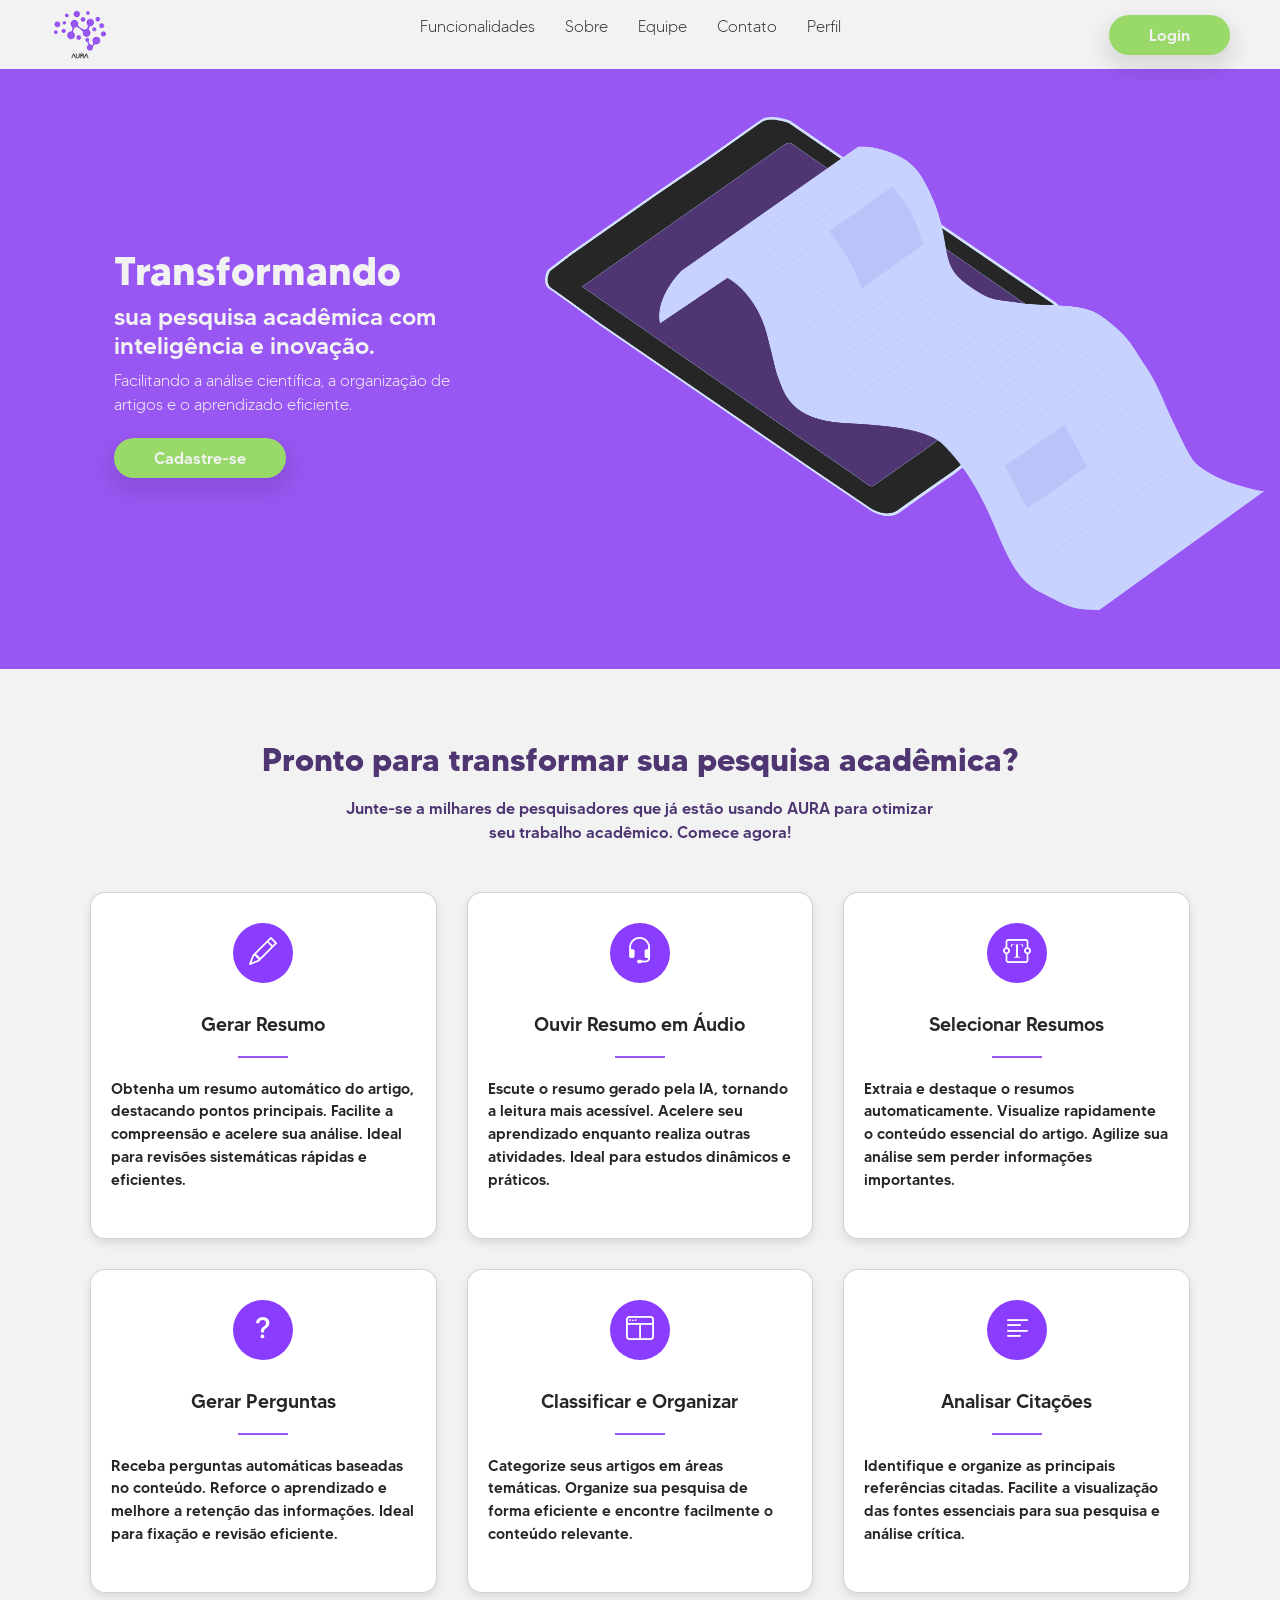
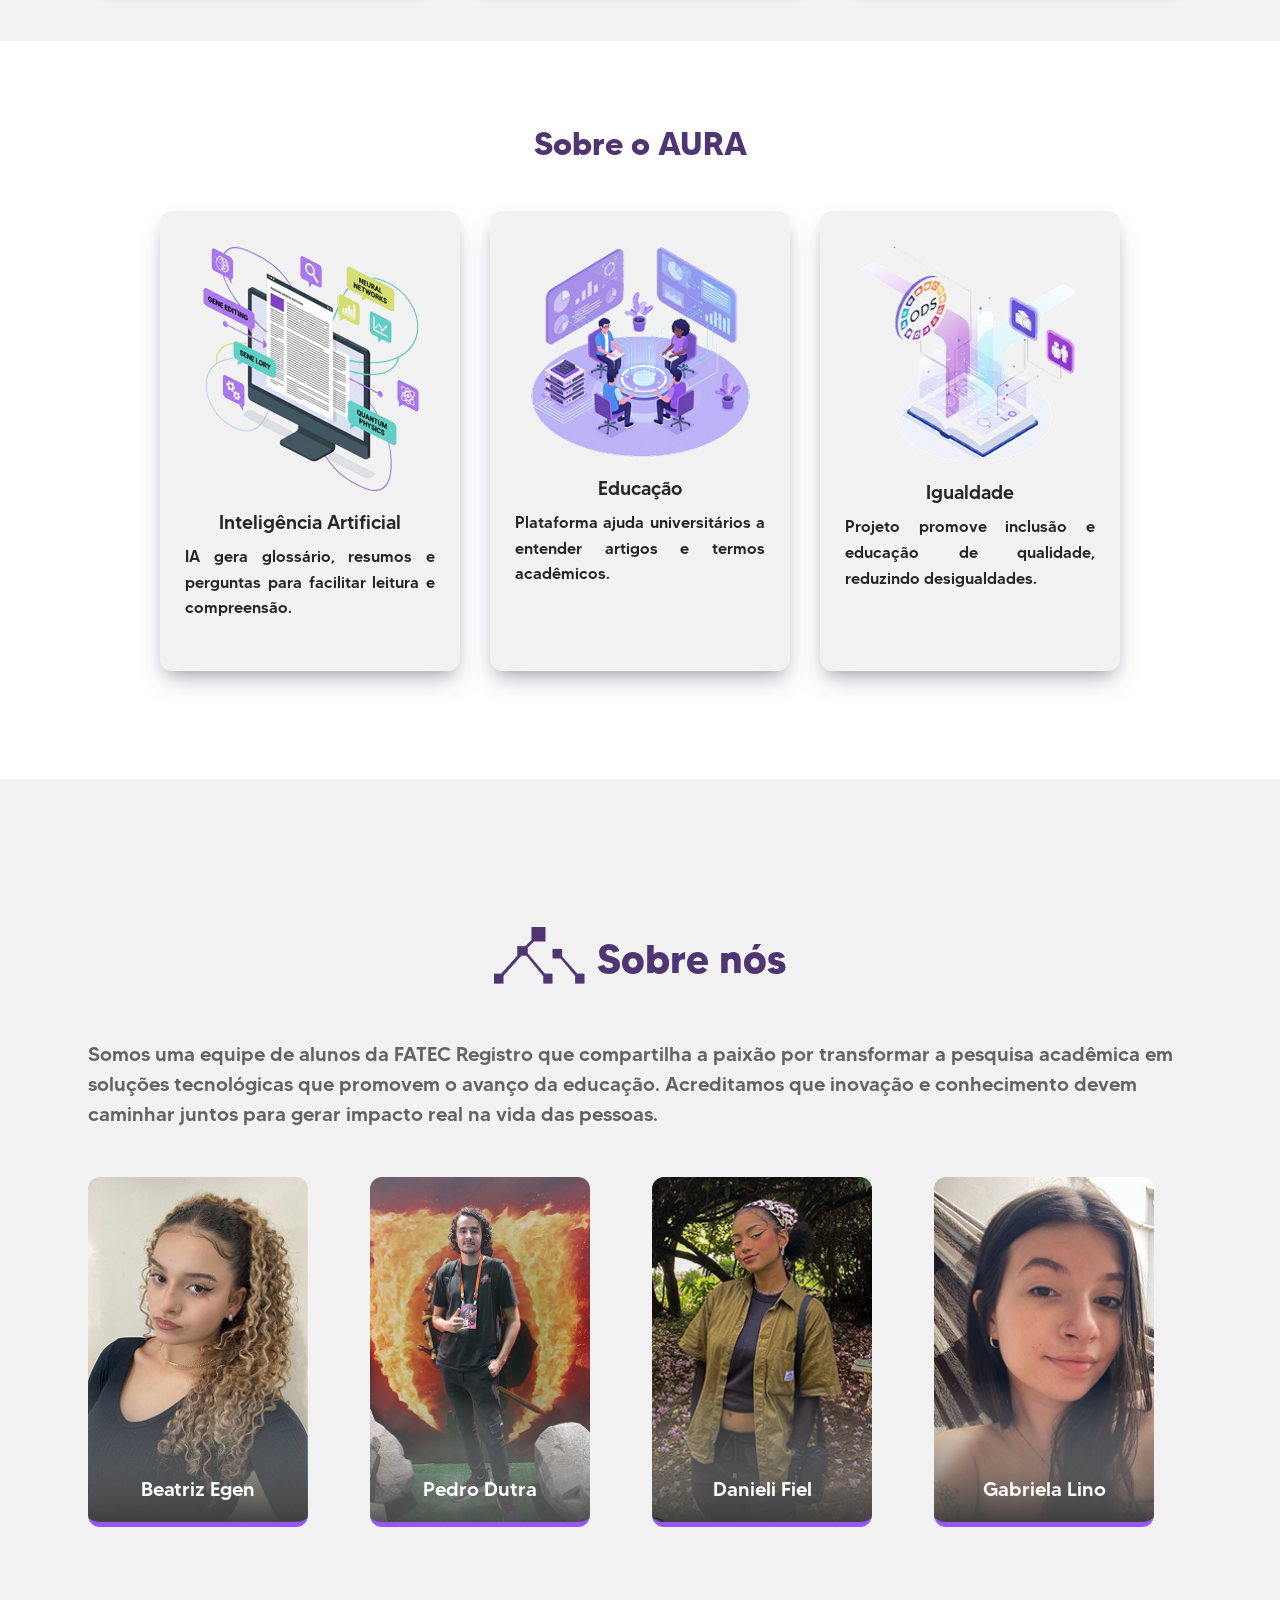
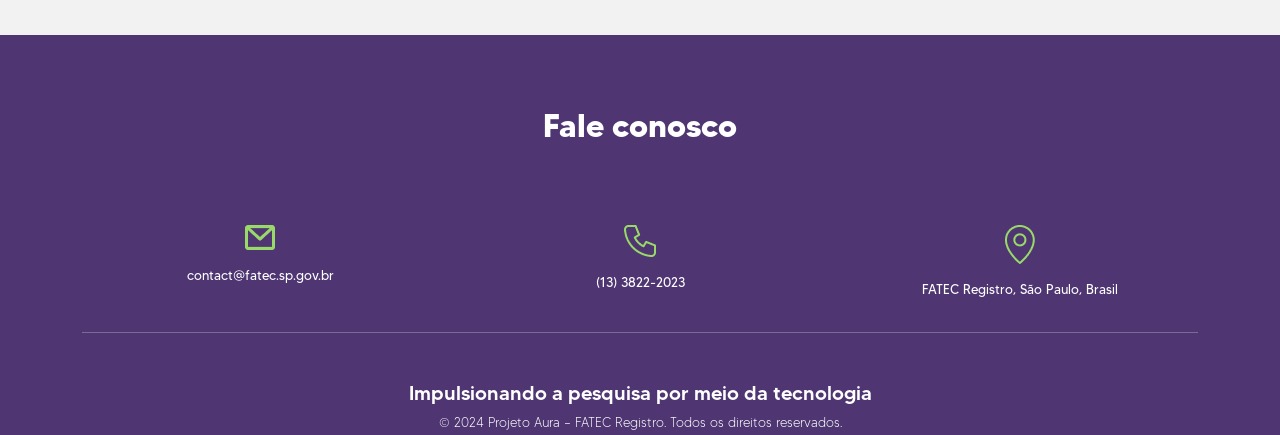
<file: templates/index.html>
<!DOCTYPE html>
<html lang="pt-br">
<head>
    <meta charset="UTF-8">
    <meta name="viewport" content="width=device-width, initial-scale=1.0">
    <title>AURA</title>
</head>
<body>
  <!--Bootstrap-->
  <link href="https://cdn.jsdelivr.net/npm/bootstrap@5.3.3/dist/css/bootstrap.min.css" rel="stylesheet"
    integrity="sha384-QWTKZyjpPEjISv5WaRU9OFeRpok6YctnYmDr5pNlyT2bRjXh0JMhjY6hW+ALEwIH" crossorigin="anonymous">

  <!--Icon Bootstrap-->
  <link rel="stylesheet" href="https://cdn.jsdelivr.net/npm/bootstrap-icons@1.8.1/font/bootstrap-icons.css">

  <!--CSS-->
  <link rel="stylesheet" href="../static/css/styleTelaInicial.css" type="text/css">
  <title>AURA</title>

  <!--Animação-->
  <link rel="stylesheet" href="https://unpkg.com/aos@next/dist/aos.css" />


</head>

<body>
  <!--Bootstrap-->
  <script src="https://cdn.jsdelivr.net/npm/bootstrap@5.3.3/dist/js/bootstrap.bundle.min.js"
    integrity="sha384-YvpcrYf0tY3lHB60NNkmXc5s9fDVZLESaAA55NDzOxhy9GkcIdslK1eN7N6jIeHz"
    crossorigin="anonymous"></script>

  <!--Navbar-->
  <navbar>
    <div class="logo">
      <img src="../static/imgs/logo.png" alt="Logo AURA">
    </div>
    <nav>
      <ul>
        <li><a href="#funcionalidades">Funcionalidades</a></li>
        <li><a href="#sobre">Sobre</a></li>
        <li><a href="#sobre-nos">Equipe</a></li>
        <li><a href="#contato">Contato</a></li>
        <li><a href="/perfil">Perfil</a></li>
      </ul>
    </nav>
    <a href="/login" class="btn-login">Login</a>
  </navbar>

  <!--HEADER-->
  <header>
    <div class="container-fluid header">
      <div class="row">
        <div class="col-5">
          <h1>Transformando</h1>
          <h4>sua pesquisa acadêmica com inteligência e inovação.</h4>
          <p>Facilitando a análise científica, a organização de artigos e o aprendizado eficiente.</p>
          <a href="/cadastro">
            <button>Cadastre-se</button>
          </a>
        </div>
        <div class="col-7">
          <img class="mt-5" src="../static/imgs/tablet.png" alt="">
        </div>
      </div>
    </div>
  </header>

  <!--CONTEÚDO-->
  <!--Cards-->
  <br>

  <div class="container mt-5">
    <h2 class="titulo" id="funcionalidades">Pronto para transformar sua pesquisa acadêmica?</h2>
    <center>
      <p class="txt1 mt-3 text-center">Junte-se a milhares de pesquisadores que já estão usando AURA para otimizar seu trabalho acadêmico. Comece agora!</p>
    </center>

    <div class="grid mt-5">
      

      <div class="card" onclick="navigateTo('/leitorArtigos-gerarResumo')">
        <div class="icon"><i class="bi bi-pencil"></i></div>
        <h2>Gerar Resumo</h2>
        <div class="line"></div>
        <p>Obtenha um resumo automático do artigo, destacando pontos principais. Facilite a compreensão e acelere sua análise. Ideal para revisões sistemáticas rápidas e eficientes.</p>
      </div>
      

      <div class="card" onclick="navigateTo('/leitorArtigos-audio')">
        <div class="icon"><i class="bi bi-headset"></i></div>
        <h2>Ouvir Resumo em Áudio</h2>
        <div class="line"></div>
        <p>Escute o resumo gerado pela IA, tornando a leitura mais acessível. Acelere seu aprendizado enquanto realiza outras atividades. Ideal para estudos dinâmicos e práticos.</p>
      </div>

      <div class="card" onclick="navigateTo('/leitorArtigos-selecionar')">
        <div class="icon"><i class="bi bi-textarea-t"></i></div>
        <h2>Selecionar Resumos</h2>
        <div class="line"></div>
        <p>Extraia e destaque o resumos automaticamente. Visualize rapidamente o conteúdo essencial do artigo. Agilize sua análise sem perder informações importantes.</p>
      </div>

      <div class="card" onclick="navigateTo('/leitorArtigos-perguntas')">
        <div class="icon"><i class="bi bi-question-lg"></i></div>
        <h2>Gerar Perguntas</h2>
        <div class="line"></div>
        <p>Receba perguntas automáticas baseadas no conteúdo. Reforce o aprendizado e melhore a retenção das informações. Ideal para fixação e revisão eficiente.</p>
      </div>

      <div class="card" onclick="navigateTo('/leitorArtigos-classificar')">
        <div class="icon"><i class="bi bi-window-split"></i></div>
        <h2>Classificar e Organizar</h2>
        <div class="line"></div>
        <p>Categorize seus artigos em áreas temáticas. Organize sua pesquisa de forma eficiente e encontre facilmente o conteúdo relevante.</p>
      </div>

      <div class="card" onclick="navigateTo('/leitorArtigos-citacoes')">
        <div class="icon"><i class="bi bi-text-left"></i></div>
        <h2>Analisar Citações</h2>
        <div class="line"></div>
        <p>Identifique e organize as principais referências citadas. Facilite a visualização das fontes essenciais para sua pesquisa e análise crítica.</p>
      </div>
    </div>
  </div>

  <script>
    function navigateTo(url) {
    window.location.href = url;
    }
  </script>


  <!--Sobre o AURA-->
  <div class="container-fluid mt-5 sobre-aura-background">
    <div class="container">
      <section>
        <div class="sobre-text mt-4 mb-5">
          <h2 class="titulo mb-5" id="sobre">Sobre o AURA</h2>
          <div class="cards-sobreAura">
            <div class="card-sobreAura">
              <img src="../static/imgs/inteligencia_artificial.png" alt="Inteligência Artificial">
              <h3>Inteligência Artificial</h3>
              <p>IA gera glossário, resumos e perguntas para facilitar leitura e compreensão.</p>
            </div>

            <div class="card-sobreAura">
              <img src="../static/imgs/educacao.png" alt="Educação">
              <h3>Educação</h3>
              <p>Plataforma ajuda universitários a entender artigos e termos acadêmicos.</p>
            </div>

            <div class="card-sobreAura">
              <img src="../static/imgs/igualdade.png" alt="Igualdade">
              <h3>Igualdade</h3>
              <p>Projeto promove inclusão e educação de qualidade, reduzindo desigualdades.</p>
            </div>
          </div>
        </div>
      </section>
    </div>
  </div>

  <!--Sobre nós-->
  <section>
    <div class="container-fluid mt-5">
      <div class="container">
        <div id="container">
          <img src="../static/imgs/diagrama.png" alt="">
          <h1 class="mt-5 titulo-sobre-nos" id="sobre-nos">Sobre nós</h1>
        </div>

        <p class="mt-5 texto-cor sobre-nos-texto">Somos uma equipe de alunos da FATEC Registro que compartilha a paixão
          por transformar a pesquisa acadêmica em soluções tecnológicas que promovem o avanço da educação. Acreditamos
          que inovação e conhecimento devem caminhar juntos para gerar impacto real na vida das pessoas.</p>

        <!--CARD EQUIPE-->
        <div class="row mt-5">
          <!--Bia-->
          <div class="col-3">
            <div class="card-equipe" style="background-image: url('../static/imgs/bia.png');">
              <h5 class="text-center texto-nome">Beatriz Egen</h5>

              <div class="overlay text-center">
                <center>
                  <img class="card-img" src="../static/imgs/lapis.png" alt="">
                </center>
                <h5 class="mt-3">Beatriz Egen</h5>
                <p>Responsável por criar e estruturar toda a identidade visual do projeto, garantindo que cada elemento transmita com clareza os valores da equipe. Atua no design da interface, paleta de cores, tipografia e experiência do usuário. </p>
              </div>
            </div>
          </div>

          <!--Pedro-->
          <div class="col-3">
            <div class="card-equipe" style="background-image: url('../static/imgs/pedro.png');">
              <h5 class="text-center texto-nome">Pedro Dutra</h5>

              <div class="overlay text-center">
                <center>
                  <img class="card-img" src="../static/imgs/lapis.png" alt="">
                </center>
                <h5 class="mt-3">Pedro Dutra</h5>
                <p>Reasponsável por planejar, detalhar e implementar os casos de uso do projeto, garantindo clareza, funcionalidade e integração entre Diário de Bordo, Canvas e Redes. Atua na documentação, teste e suporte às funcionalidades  da plataforma.</p>
              </div>
            </div>
          </div>

          <!--Dani-->
          <div class="col-3">
            <div class="card-equipe" style="background-image: url('../static/imgs/dani.png');">
              <h5 class="text-center texto-nome">Danieli Fiel</h5>>

              <div class="overlay text-center">
                <center>
                  <img class="card-img" src="../static/imgs/lapis.png" alt="">
                </center>
                <h5 class="mt-3">Danieli Fiel</h5>
                <p>Responsável por configurar, monitorar e manter a infraestrutura de rede e os sistemas operacionais utilizados no projeto, garantindo conectividade, estabilidade e segurança dos ambientes utilizados pela equipe.</p>
              </div>
            </div>
          </div>

          <!--Gabi-->
          <div class="col-3">
            <div class="card-equipe" style="background-image: url('../static/imgs/gabi.png');">
              <h5 class="text-center texto-nome">Gabriela Lino</h5>

              <div class="overlay text-center">
                <center>
                  <img class="card-img" src="../static/imgs/lapis.png" alt="">
                </center>
                <h5 class="mt-3">Gabriela Lino</h5>
                <p>Responsável pelo desenvolvimento das funcionalidades do sistema, transformando ideias em código eficiente. Atua na construção da interface, integração com a lógica de dados e testes para garantir a usabilidade e o bom desempenho do projeto.</p>
              </div>
            </div>
          </div>
        </div>

        <br><br>
      </div>
    </div>
  </section>

    <footer>
    <div class="container-fluid text-center">
      <div class="container">
        <br><br><br>
        <h2 id="contato">Fale conosco</h2>
        <br>
        <div class="row mt-5">
          <div class="col-4">
            <img src="../static/imgs/email.png" alt="">
            <p class="mt-3">contact@fatec.sp.gov.br</p>
          </div>
          <div class="col-4">
            <img src="../static/imgs/telefone.png" alt="">
            <p class="mt-3">(13) 3822-2023</p>
          </div>
          <div class="col-4">
            <img src="../static/imgs/local.png" alt="">
            <p class="mt-3">FATEC Registro, São Paulo, Brasil</p>
          </div>
        </div>

        <hr>

        <h5 class="mt-5">Impulsionando a pesquisa por meio da tecnologia</h5>
        <p class="direitos">© 2024 Projeto Aura – FATEC Registro. Todos os direitos reservados.</p>
      </div>
    </div>
  </footer>
</body>
</html>
</file>
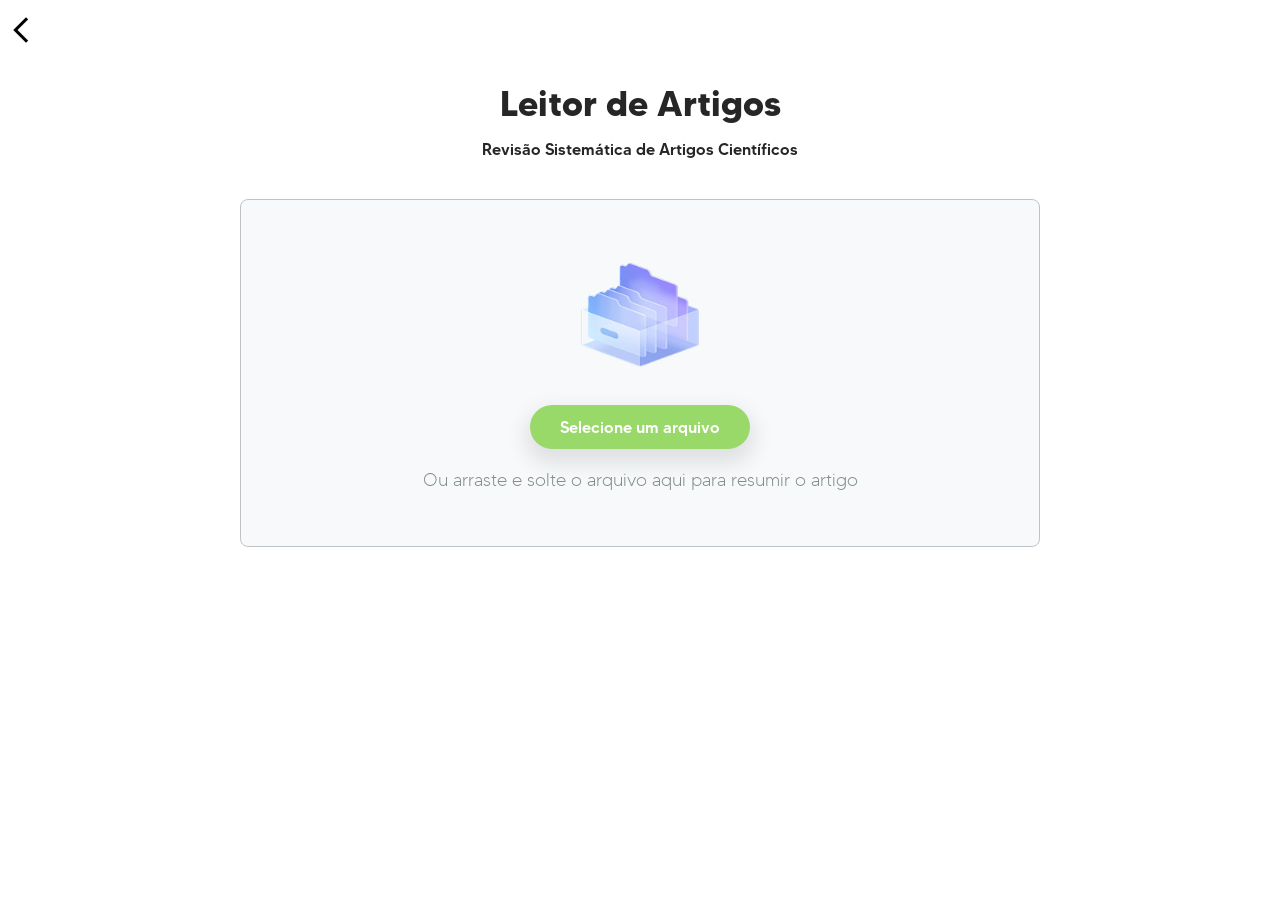
<file: templates/leitorArtigos-audio.html>
<!DOCTYPE html>
<html lang="pt-br">
  <head>
    <meta charset="UTF-8" />
    <meta name="viewport" content="width=device-width, initial-scale=1.0" />
    <link
      rel="stylesheet"
      href="../static/css/styleLeitorArtigos.css"
      type="text/css"
    />
    <title>AURA</title>
  </head>
  <body>
      <a href="javascript:history.back()" class="back-arrow"></a>
    <div class="container">
      <h1 class="titulo">Leitor de Artigos</h1>
      <h2>Revisão Sistemática de Artigos Científicos</h2>

      <div class="upload-area" id="uploadArea">
        <div class="upload-icon"></div>
        <a href="#" class="btn-upload">Selecione um arquivo</a>
        <p class="upload-text">Ou arraste e solte o arquivo aqui para resumir o artigo</p>
        <input
          type="file"
          class="file-input"
          id="fileInput"
          accept=".pdf,.doc,.docx"
        />
      </div>

    </div>

    <script>
      const fileInput = document.getElementById("fileInput");

      fileInput.addEventListener("change", () => {
        const file = fileInput.files[0];
        if (file) {
          // salva o nome do arquivo
          sessionStorage.setItem("uploadedFileName", file.name);

          // redireciona para a tela de áudio
          window.location.href = "/audio";
        }
      });
    </script>
  </body>
</html>
</file>
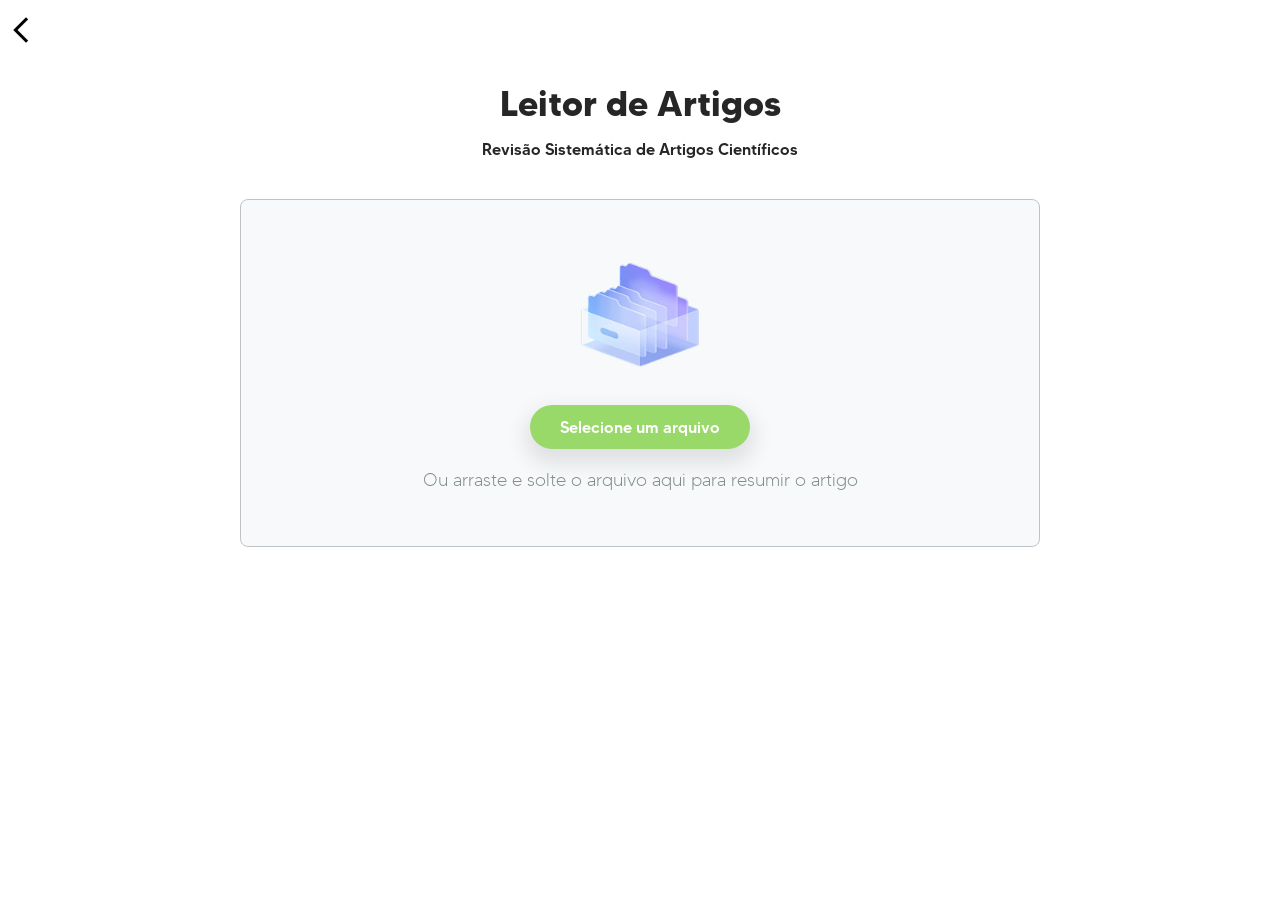
<file: templates/leitorArtigos-citacoes.html>
<!DOCTYPE html>
<html lang="pt-br">
  <head>
    <meta charset="UTF-8" />
    <meta name="viewport" content="width=device-width, initial-scale=1.0" />
    <link
      rel="stylesheet"
      href="../static/css/styleLeitorArtigos.css"
      type="text/css"
    />
    <title>AURA</title>
  </head>
  <body>
        <a href="javascript:history.back()" class="back-arrow"></a>
    <div class="container">
      <h1 class="titulo">Leitor de Artigos</h1>
      <h2>Revisão Sistemática de Artigos Científicos</h2>

      <div class="upload-area" id="uploadArea">
        <div class="upload-icon"></div>
        <a href="#" class="btn-upload">Selecione um arquivo</a>
        <p class="upload-text">Ou arraste e solte o arquivo aqui para resumir o artigo</p>
        <input
          type="file"
          class="file-input"
          id="fileInput"
          accept=".pdf,.doc,.docx"
        />
      </div>

    </div>

    <script>
      const fileInput = document.getElementById("fileInput");

      fileInput.addEventListener("change", () => {
        const file = fileInput.files[0];
        if (file) {
          // salva o nome do arquivo
          sessionStorage.setItem("uploadedFileName", file.name);

          // redireciona para a tela de citações
          window.location.href = "/citacoes";
        }
      });
    </script>
  </body>
</html>
</file>
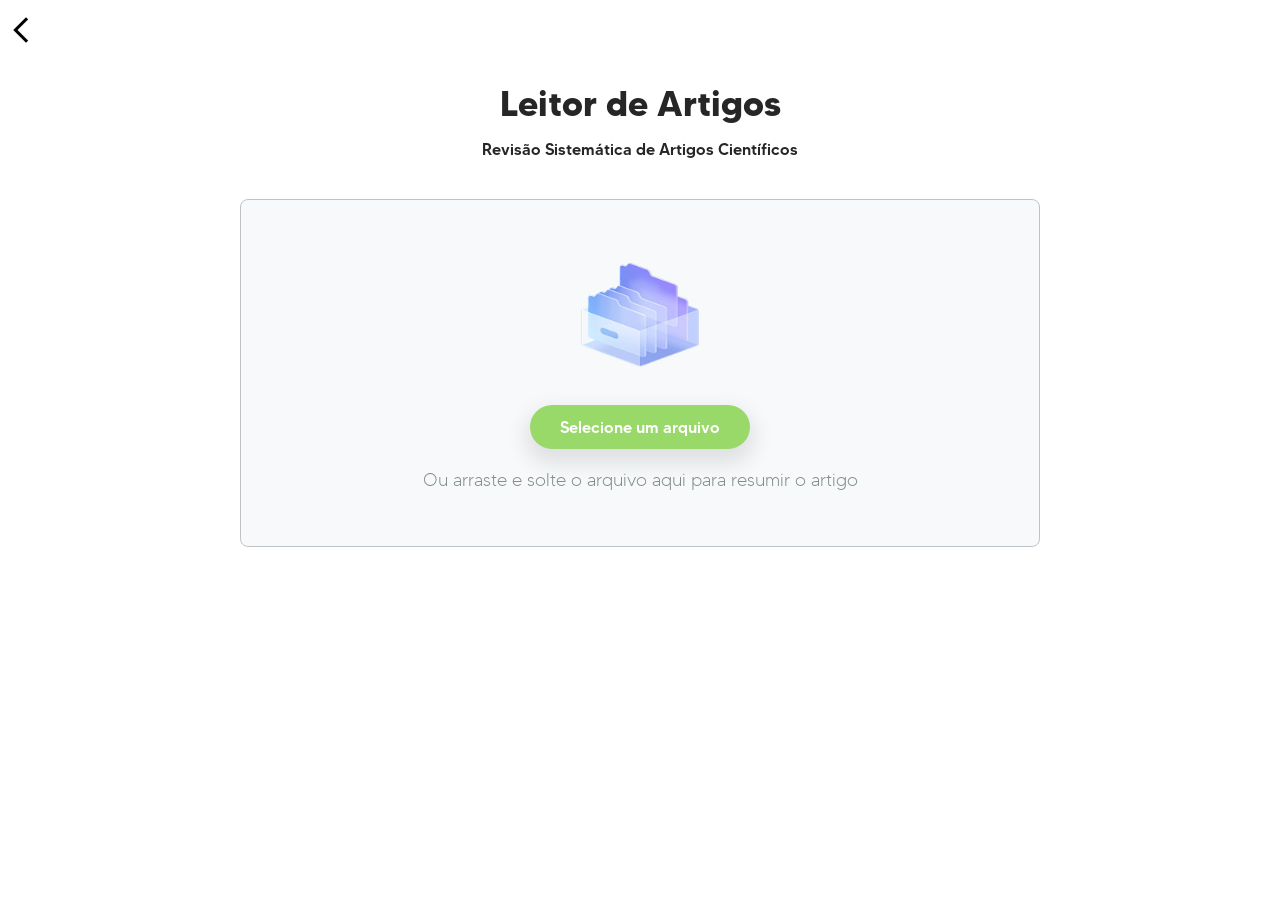
<file: templates/leitorArtigos-classificar.html>
<!DOCTYPE html>
<html lang="pt-br">
  <head>
    <meta charset="UTF-8" />
    <meta name="viewport" content="width=device-width, initial-scale=1.0" />
    <link
      rel="stylesheet"
      href="../static/css/styleLeitorArtigos.css"
      type="text/css"
    />
    <title>AURA</title>
  </head>
  <body>
        <a href="javascript:history.back()" class="back-arrow"></a>
    <div class="container">
      <h1 class="titulo">Leitor de Artigos</h1>
      <h2>Revisão Sistemática de Artigos Científicos</h2>

      <div class="upload-area" id="uploadArea">
        <div class="upload-icon"></div>
        <a href="#" class="btn-upload">Selecione um arquivo</a>
        <p class="upload-text">Ou arraste e solte o arquivo aqui para resumir o artigo</p>
        <input
          type="file"
          class="file-input"
          id="fileInput"
          accept=".pdf,.doc,.docx"
        />
      </div>

    </div>

    <script>
      const fileInput = document.getElementById("fileInput");

      fileInput.addEventListener("change", () => {
        const file = fileInput.files[0];
        if (file) {
          // salva o nome do arquivo
          sessionStorage.setItem("uploadedFileName", file.name);

          // redireciona para a tela de áudio
          window.location.href = "/classificar";
        }
      });
    </script>
  </body>
</html>
</file>
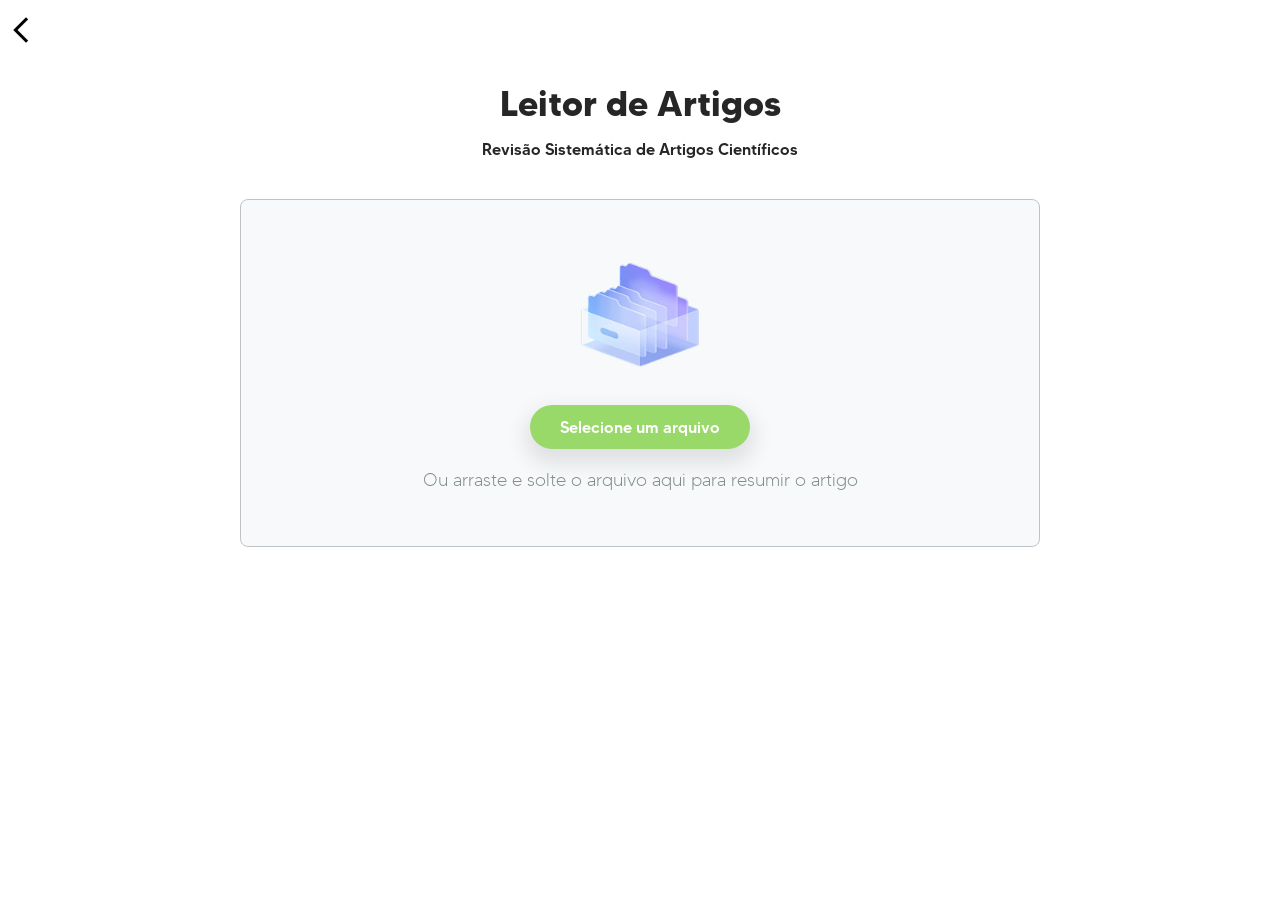
<file: templates/leitorArtigos-gerarResumo.html>
<!DOCTYPE html>
<html lang="pt-br">
  <head>
    <meta charset="UTF-8" />
    <meta name="viewport" content="width=device-width, initial-scale=1.0" />
    <link
      rel="stylesheet"
      href="../static/css/styleLeitorArtigos.css"
      type="text/css"
    />
    <title>AURA</title>
  </head>
  <body>
        <a href="javascript:history.back()" class="back-arrow"></a>
    <div class="container">
      <h1 class="titulo">Leitor de Artigos</h1>
      <h2>Revisão Sistemática de Artigos Científicos</h2>

      <div class="upload-area" id="uploadArea">
        <div class="upload-icon"></div>
        <a href="#" class="btn-upload">Selecione um arquivo</a>
        <p class="upload-text">Ou arraste e solte o arquivo aqui para resumir o artigo</p>
        <input
          type="file"
          class="file-input"
          id="fileInput"
          accept=".pdf,.doc,.docx"
        />
      </div>

    </div>

    <script>
      const fileInput = document.getElementById("fileInput");

      fileInput.addEventListener("change", () => {
        const file = fileInput.files[0];
        if (file) {
          // salva o nome do arquivo
          sessionStorage.setItem("uploadedFileName", file.name);

          // redireciona para a tela de gerar resumo
          window.location.href = "/geraresumo";
        }
      });
    </script>
  </body>
</html>
</file>
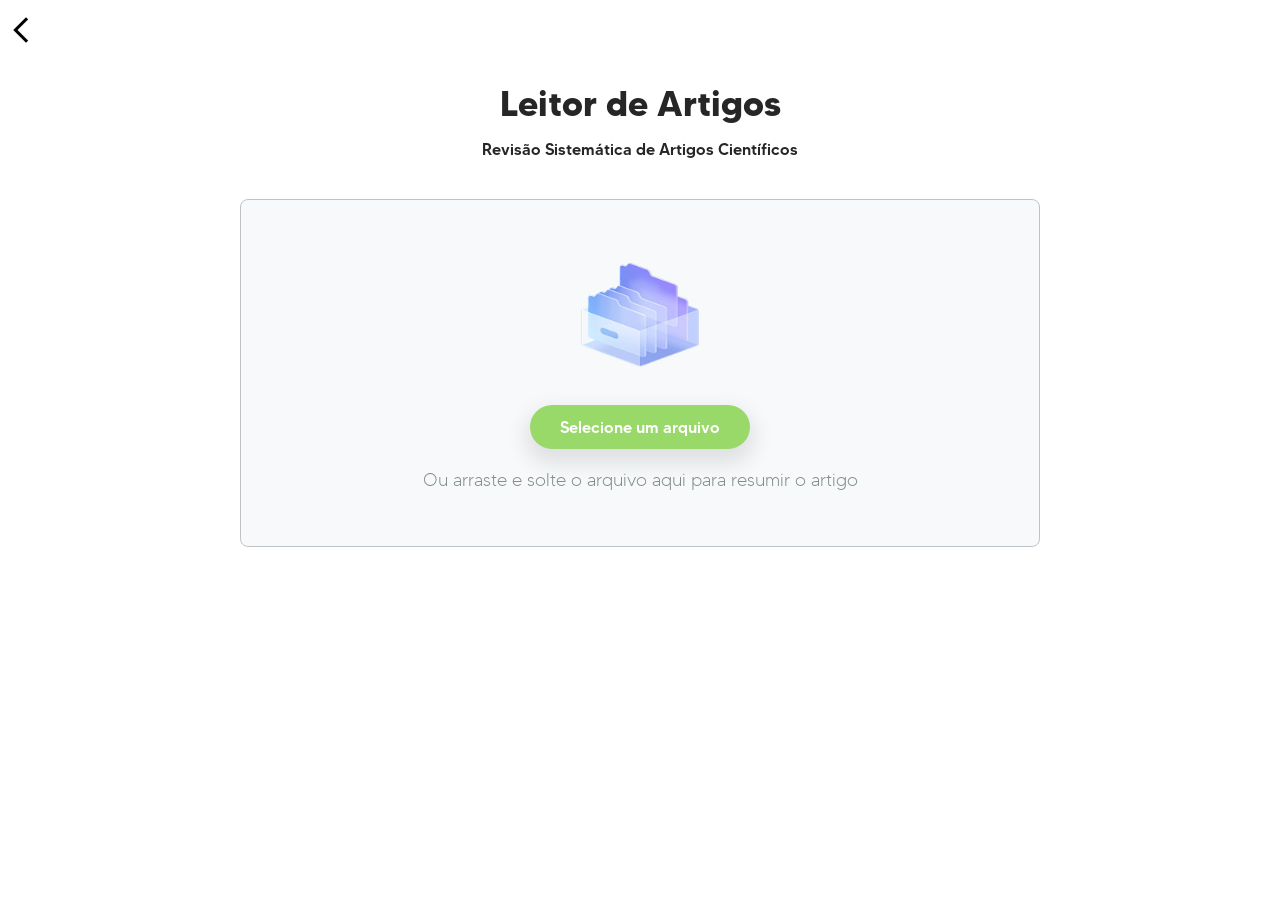
<file: templates/leitorArtigos-perguntas.html>
<!DOCTYPE html>
<html lang="pt-br">
  <head>
    <meta charset="UTF-8" />
    <meta name="viewport" content="width=device-width, initial-scale=1.0" />
    <link
      rel="stylesheet"
      href="../static/css/styleLeitorArtigos.css"
      type="text/css"
    />
    <title>AURA</title>
  </head>
  <body>
        <a href="javascript:history.back()" class="back-arrow"></a>
    <div class="container">
      <h1 class="titulo">Leitor de Artigos</h1>
      <h2>Revisão Sistemática de Artigos Científicos</h2>

      <div class="upload-area" id="uploadArea">
        <div class="upload-icon"></div>
        <a href="#" class="btn-upload">Selecione um arquivo</a>
        <p class="upload-text">Ou arraste e solte o arquivo aqui para resumir o artigo</p>
        <input
          type="file"
          class="file-input"
          id="fileInput"
          accept=".pdf,.doc,.docx"
        />
      </div>

    </div>

    <script>
      const fileInput = document.getElementById("fileInput");

      fileInput.addEventListener("change", () => {
        const file = fileInput.files[0];
        if (file) {
          // salva o nome do arquivo
          sessionStorage.setItem("uploadedFileName", file.name);

          // redireciona para a tela de áudio
          window.location.href = "/perguntas";
        }
      });
    </script>
  </body>
</html>
</file>
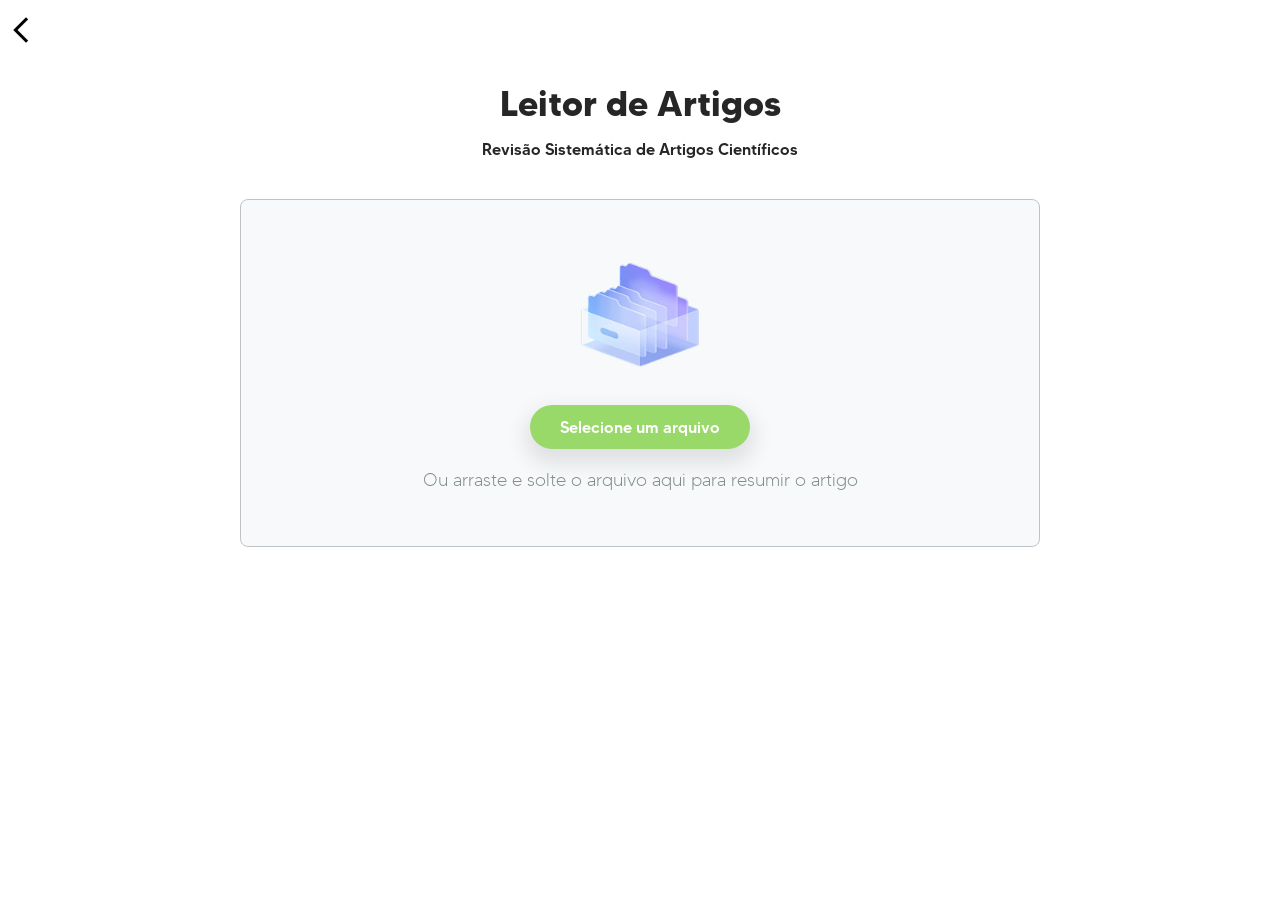
<file: templates/leitorArtigos-selecionar.html>
<!DOCTYPE html>
<html lang="pt-br">
  <head>
    <meta charset="UTF-8" />
    <meta name="viewport" content="width=device-width, initial-scale=1.0" />
    <link
      rel="stylesheet"
      href="../static/css/styleLeitorArtigos.css"
      type="text/css"
    />
    <title>AURA</title>
  </head>
  <body>
        <a href="javascript:history.back()" class="back-arrow"></a>
    <div class="container">
      <h1 class="titulo">Leitor de Artigos</h1>
      <h2>Revisão Sistemática de Artigos Científicos</h2>

      <div class="upload-area" id="uploadArea">
        <div class="upload-icon"></div>
        <a href="#" class="btn-upload">Selecione um arquivo</a>
        <p class="upload-text">Ou arraste e solte o arquivo aqui para resumir o artigo</p>
        <input
          type="file"
          class="file-input"
          id="fileInput"
          accept=".pdf,.doc,.docx"
        />
      </div>

    </div>

    <script>
      const fileInput = document.getElementById("fileInput");

      fileInput.addEventListener("change", () => {
        const file = fileInput.files[0];
        if (file) {
          // salva o nome do arquivo
          sessionStorage.setItem("uploadedFileName", file.name);

          // redireciona para a tela de seleção
          window.location.href = "/selecionar";
        }
      });
    </script>
  </body>
</html>
</file>
<file: static/css/styleTelaInicial.css>
:root {
  --branco: #f2f2f2;
  --roxo_vivo: #9857f2;
  --roxo_escuro: #4f3673;
  --preto: #262626;
  --verde: #98d96a;
  --cinza: #d4d3d3;
}

@font-face {
  font-family: "Adam-Bold";
  src: url(../font/Adam-Bold.ttf);
}

@font-face {
  font-family: "Adam-Light";
  src: url(../font/Adam-Light.ttf);
}

@font-face {
  font-family: "Tommy-Light";
  src: url(../font/MADE\ TOMMY\ Light_PERSONAL\ USE.otf);
}

@font-face {
  font-family: "Tommy-Bold";
  src: url(../font/MADE\ TOMMY\ Bold_PERSONAL\ USE.otf);
}

@font-face {
  font-family: "Tommy-Medium";
  src: url(../font/MADE\ TOMMY\ Medium_PERSONAL\ USE.otf);
}

@font-face {
  font-family: "Tommy-Regular";
  src: url(../font/MADE\ TOMMY\ Regular_PERSONAL\ USE.otf);
}

body::-webkit-scrollbar {
  width: 10px;
}

body::-webkit-scrollbar-track {
  background: var(--branco);
}

body::-webkit-scrollbar-thumb {
  background-color: #f7f7f7;
  border-radius: 20px;
  border: 2px solid #dcdcdc;
}

body {
  background-color: var(--branco);
}

navbar {
  display: flex;
  justify-content: space-between;
  align-items: center;
  padding: 5px 50px;
  background-color: var(--branco);
  box-shadow: 0px 19px 15px -3px #0000001a;
}

.logo {
  display: flex;
  align-items: center;
}

.logo img {
  width: 60px;
  margin-right: 10px;
}

nav ul {
  display: flex;
  list-style: none;
  gap: 30px;
}

nav ul li a {
  text-decoration: none;
  color: #333;
  font-weight: 500;
  font-family: "Tommy-Light";
}

.btn-login {
  color: var(--branco);
  background-color: var(--verde);
  border: none;
  height: 40px;
  line-height: 40px;
  padding: 0 40px;
  font-family: "Tommy-Medium";
  border-radius: 30px;
  box-shadow: 0px 10px 21px 5px #0000001a;
  text-decoration: none;
}

.header {
  background-color: var(--roxo_vivo);
  height: 600px;
}

.header img {
  position: relative;
  width: 720px;
}

.header h1 {
  font-family: "Tommy-Bold";
  color: var(--branco);
  margin-top: 35%;
  margin-left: 20%;
}

.header h4 {
  font-family: "Tommy-Medium";
  color: var(--branco);
  width: 70%;
  margin-left: 20%;
}

.header p {
  font-family: "Tommy-Light";
  color: var(--branco);
  width: 70%;
  margin-left: 20%;
}

.header button {
  color: var(--branco);
  background-color: var(--verde);
  border: none;
  height: 40px;
  line-height: 30px;
  padding: 0 40px;
  font-family: "Tommy-Medium";
  border-radius: 30px;
  margin-top: 1%;
  margin-left: 20%;
  box-shadow: 0px 10px 21px 5px #0000001a;
}

.titulo {
  color: var(--roxo_escuro);
  font-family: "Tommy-Bold";
  text-align: center;
}

.cards-sobreAura {
    display: flex;
    gap: 30px;
    flex-wrap: nowrap;  
    justify-content: center;
    max-width: 1100px;
    margin: 0 auto;
    padding: 0 20px;
}

.card-sobreAura {
    background-color: var(--branco);
    border-radius: 12px;
    padding: 35px 25px;
    box-shadow: rgba(50, 50, 93, 0.25) 0px 13px 27px -5px, rgba(0, 0, 0, 0.3) 0px 8px 16px -8px;
    transition: all 0.3s ease;
    flex: 0 0 300px;
    text-align: center;
    position: relative;
    overflow: hidden;
}

.card-sobreAura img {
  width: 100%;
  max-width: 220px;
  height: auto;
  margin-bottom: 20px;
}

.card-sobreAura h3 {
  font-size: 1.2rem;
  color: var(--preto);
  font-family: 'Tommy-Medium';
  margin-bottom: 10px;
}

.card-sobreAura p {
  font-size: 0.9rem;
  color: var(--preto);
  line-height: 1.5;
  font-family: 'Tommy-Medium';
}

.txt1 {
  color: var(--roxo_escuro);
  font-family: "Tommy-Medium";
  text-align: center;
  width: 55%;
}

.grid {
  display: grid;
  grid-template-columns: repeat(auto-fit, minmax(280px, 1fr));
  gap: 30px;
  max-width: 1100px;
  margin: 0 auto;
}

.card {
  background: #fff;
  padding: 30px 20px;
  border-radius: 15px;
  text-align: center;
  box-shadow: 0 4px 10px rgba(0, 0, 0, 0.1);
  transition: transform 0.3s ease, box-shadow 0.3s ease;
}

.card:hover {
  transform: translateY(-8px);
  box-shadow: 0 6px 15px rgba(0, 0, 0, 0.15);
}

.icon {
  width: 60px;
  height: 60px;
  background-color: #8a3cff;
  border-radius: 50%;
  display: flex;
  align-items: center;
  justify-content: center;
  margin: 0 auto 20px;
}

.icon i {
  font-size: 28px;
  color: white;
}

.card h2 {
  margin: 10px 0;
  font-size: 1.2rem;
  color: var(--preto);
  font-family: "Tommy-Medium";
}

.line {
  width: 50px;
  height: 2px;
  background-color: var(--roxo_vivo);
  margin: 10px auto 20px;
}

.card p {
  font-size: 0.95rem;
  color: var(--preto);
  line-height: 1.5;
  text-align: left;
  font-family: "Tommy-Medium";
}

.sobre-aura-background {
  background-color: #ffffff;
}

section {
  display: flex;
  align-items: center;
  justify-content: center;
  padding: 60px 5%;
  gap: 40px;
}

.sobre-img img {
  width: 100%;
  max-width: 400px;
}

.sobre-text {
  max-width: 600px;
  color: #000000;
  font-family: "Tommy-Light";
}

.sobre-text h2 {
  font-size: 2rem;
  color: var(--roxo_escuro);
  margin-bottom: 20px;
  font-family: "Tommy-Bold";
}

.sobre-text p {
  font-size: 1rem;
  line-height: 1.6;
  text-align: justify;
  margin-bottom: 15px;
}


@media (max-width: 900px) {
  section {
    flex-direction: column;
    text-align: center;
  }

  .sobre-text {
    max-width: 100%;
  }

  .sobre-text h2 {
    text-align: center;
  }

  .sobre-text p {
    text-align: justify;
  }
}

.card-projeto {
  background-color: var(--branco);
  height: 100%;
  border-color: #d4d3d3;
}

.titulo-card {
  font-family: "Tommy-Medium";
}

.texto-card {
  font-family: "Tommy-Light";
  font-size: 15px;
}

.texto-cor {
  color: #636363;
}

.titulo-sobre-nos {
  color: var(--roxo_escuro);
  font-family: "Tommy-Bold";
  margin-left: 1%;
}

#container img{
    margin-top: 3%;
}

#container{
    display: flex;
    flex-direction: row;
    justify-content: center;
    align-items: center;
}

.sobre-nos-texto {
  font-size: 20px;
  font-family: "Tommy-Medium";
  text-align: left;
}

.card-equipe {
  position: relative;
  width: 220px;
  height: 350px;
  border-radius: 12px;
  overflow: hidden;
  /* Substitua por sua imagem */
  background-size: cover;
  background-position: center;
  cursor: pointer;
  border-bottom: 5px solid #9857f2;
}

.texto-nome {
  color: #ffffff;
  font-family: "Tommy-Medium";
  margin-top: 300px;
}

.card-img {
  width: 25px;
}

.overlay {
  position: absolute;
  bottom: 0;
  left: 0;
  width: 100%;
  height: 0%;
  background-color: white;
  transition: height 0.5s ease;
  padding: 20px;
  box-sizing: border-box;
  display: flex;
  flex-direction: column;
  justify-content: center;
  opacity: 0;
}

.card-equipe:hover .overlay {
  height: 100%;
  opacity: 1;
}

.overlay h5 {
  margin: 0;
  color: #8a2be2;
}

.overlay p {
  margin-top: 10px;
  font-size: 13px;
  color: #000000;
  text-align: left;
  font-family: "Tommy-Light";
}

footer .container-fluid {
  background-color: var(--roxo_escuro);
  height: 400px;
}

footer h2 {
  font-family: "Tommy-Bold";
  color: #ffffff;
}

footer p {
  font-family: "Tommy-Regular";
  color: #ffffff;
  font-size: 13px;
}

footer hr {
  color: #ffffff;
}

footer h5 {
  color: #ffffff;
  font-family: "Tommy-Medium";
}

.direitos {
  color: #ffffff;
  font-family: "Tommy-Light";
}
</file>
<file: static/css/styleLeitorArtigos.css>
:root {
  --branco: #f2f2f2;
  --roxo_vivo: #9857f2;
  --roxo_escuro: #4f3673;
  --preto: #262626;
  --verde: #98d96a;
  --cinza: #d4d3d3;
}

@font-face {
  font-family: "Adam-Bold";
  src: url(../font/Adam-Bold.ttf);
}

@font-face {
  font-family: "Adam-Light";
  src: url(../font/Adam-Light.ttf);
}

@font-face {
  font-family: "Tommy-Light";
  src: url(../font/MADE\ TOMMY\ Light_PERSONAL\ USE.otf);
}

@font-face {
  font-family: "Tommy-Bold";
  src: url(../font/MADE\ TOMMY\ Bold_PERSONAL\ USE.otf);
}

@font-face {
  font-family: "Tommy-Medium";
  src: url(../font/MADE\ TOMMY\ Medium_PERSONAL\ USE.otf);
}

@font-face {
  font-family: "Tommy-Regular";
  src: url(../fontes/MADE\ TOMMY\ Regular_PERSONAL\ USE.otf);
}

body {
    background-color: #ffffff;
    padding: 20px;
    display: flex;
    justify-content: center;
    align-items: center;
}

.titulo {
  font-size: 2.2rem;
  margin-bottom: 10px;
  color: var(--preto);
  text-align: center;
  font-family: "Tommy-Bold";
}

h2 {
  font-size: 1rem;
  font-weight: normal;
  color: var(--preto);
  margin-bottom: 40px;
  text-align: center;
  font-family: "Tommy-Medium";
}

.btn-upload {
  display: inline-block;
  background-color: var(--verde);
  color: #fff;
  padding: 12px 30px;
  border-radius: 25px;
  text-decoration: none;
  transition: background 0.3s;
  box-shadow: 0px 10px 21px 5px #0000001a;
  font-family: 'Tommy-Medium';
}

.btn-upload:hover {
  background-color: #78cc59;
}

.container {
    max-width: 800px;
    width: 100%;
    background-color: white;
    padding: 30px;
}

h1 {
    color: #2c3e50;
    margin-bottom: 10px;
    font-size: 28px;
}

.subtitle {
    color: #7f8c8d;
    margin-bottom: 30px;
    font-weight: 500;
}

.upload-area {
    border: 1.5px solid #bdc3c7;
    border-radius: 8px;
    padding: 40px 20px;
    text-align: center;
    cursor: pointer;
    transition: all 0.3s ease;
    background-color: #f8f9fa;
    position: relative;
    overflow: hidden;
}

.upload-area:hover {
    border-color: var(--roxo_escuro);
    border: 1.5px;
    background-color: var(--roxo_vivo);
    transform: translateY(-2px);
    box-shadow: 0 5px 15px rgba(52, 152, 219, 0.1);
}

.upload-area:hover .upload-text {
  color: var(--branco);
}

.upload-area:active {
    transform: translateY(0);
}

.upload-icon {
    font-size: 48px;
    color: #bdc3c7;
    margin-bottom: 15px;
    background-image: url(../imgs/arquivo.png);
    background-repeat: no-repeat;
    background-position: center;
    background-size: contain;
    width: 150px; 
    height: 150px; 
    display: block; 
    margin-left: auto;
    margin-right: auto;
}

.upload-area:hover .upload-icon {
    color: var(--roxo_vivo);
    background-image: url(../imgs/botao_select.png);
    width: 150px; 
    height: 150px; 
}

.upload-text {
    color: #7f8c8d;
    margin-bottom: 15px;
    font-size: 18px;
    margin-top: 20px;
    font-family: 'Tommy-Light';
}

.file-input {
    position: absolute;
    width: 100%;
    height: 100%;
    top: 0;
    left: 0;
    opacity: 0;
    cursor: pointer;
}

.back-arrow {
    position: fixed;
    top: 21px;      /* distância do topo */
    left: 17px;     /* distância da esquerda */
    width: 15px;    /* tamanho da seta */
    height: 15px;
    border-left: 3px solid #000;   /* cria a linha esquerda do V */
    border-bottom: 3px solid #000; /* cria a linha inferior do V */
    transform: rotate(45deg);      /* gira para formar a seta "<" */
    cursor: pointer;
    z-index: 1000;
}

.back-arrow:hover {
    border-color: #555; /* muda cor ao passar o mouse */
}
</file>
